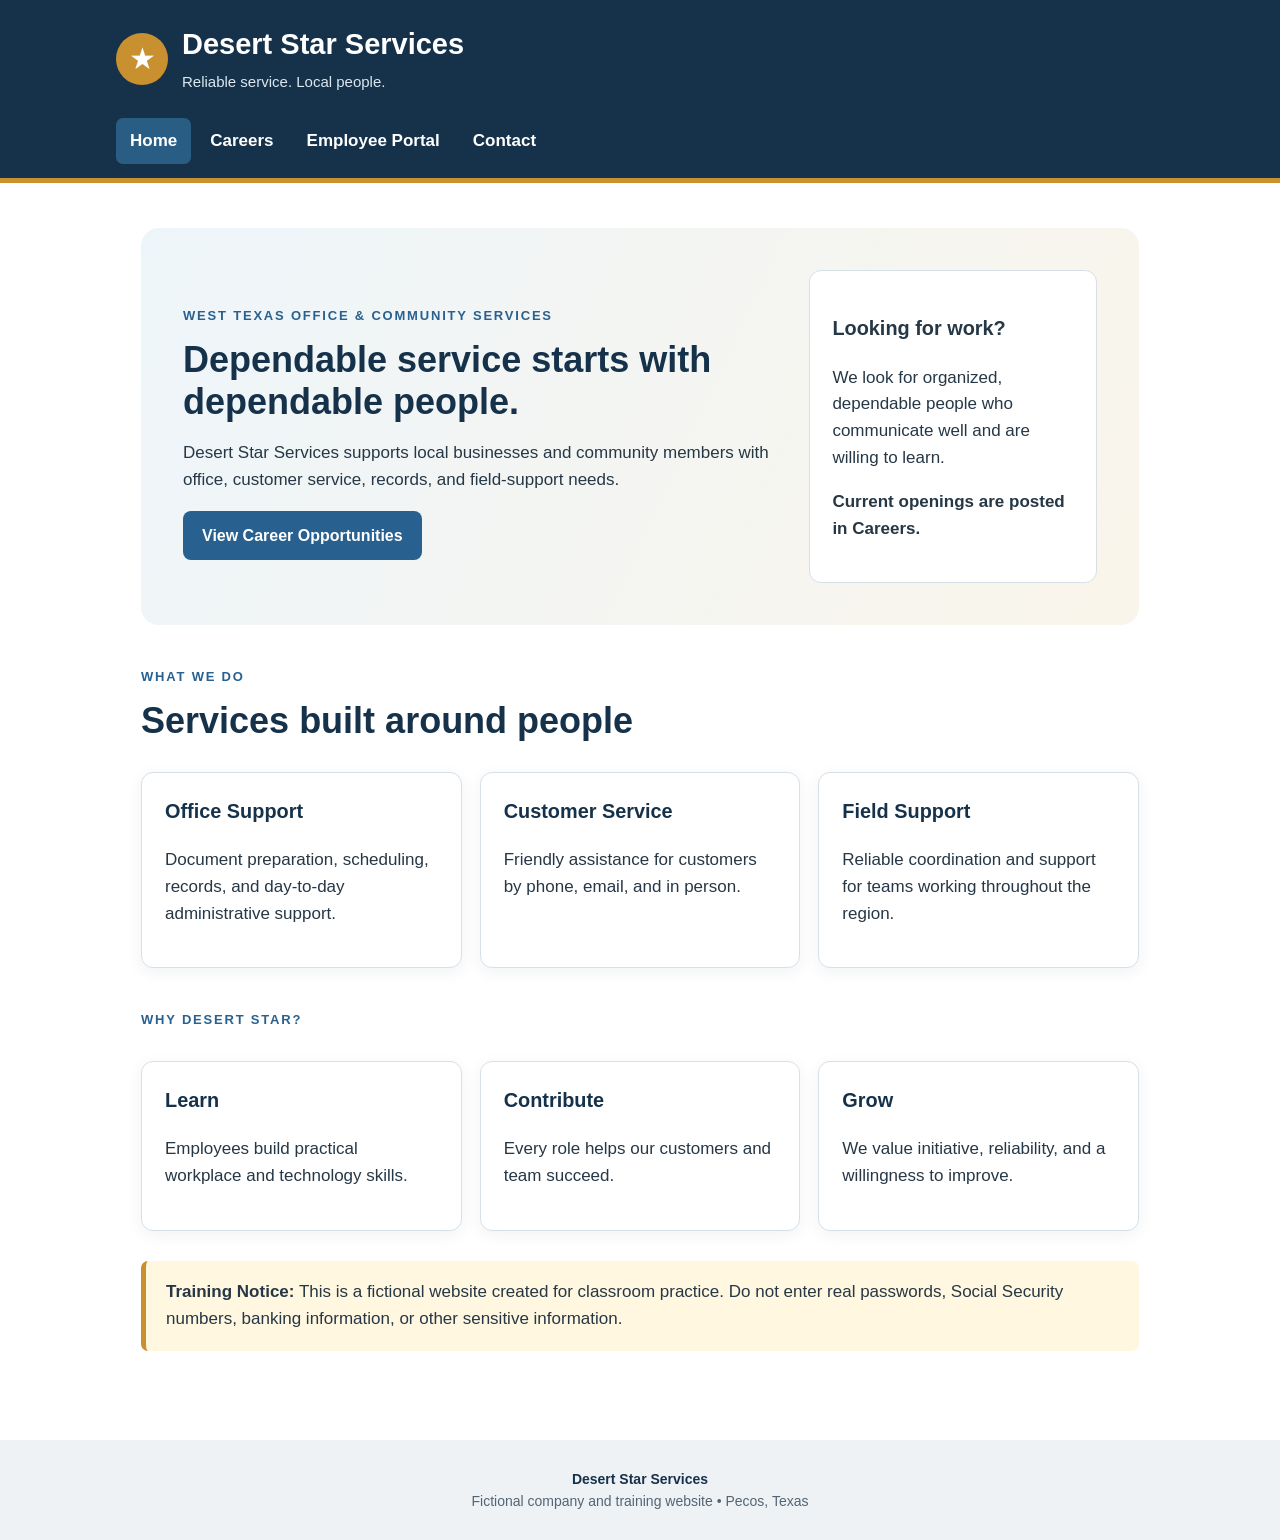
<file: index.html>
<!doctype html><html lang="en"><head><meta charset="utf-8"><meta name="viewport" content="width=device-width,initial-scale=1"><title>Home | Desert Star Services</title><link rel="stylesheet" href="styles.css"></head><body><header><div class="topbar"><div class="brand"><div class="logo">★</div><div><h1>Desert Star Services</h1><p>Reliable service. Local people.</p></div></div></div><nav><a class="active" href="index.html">Home</a><a href="careers.html">Careers</a><a href="portal.html">Employee Portal</a><a href="contact.html">Contact</a></nav></header><main><section class="hero"><div><p class="eyebrow">West Texas Office & Community Services</p><h2>Dependable service starts with dependable people.</h2><p>Desert Star Services supports local businesses and community members with office, customer service, records, and field-support needs.</p><a class="btn" href="careers.html">View Career Opportunities</a></div><div class="hero-card"><h3>Looking for work?</h3><p>We look for organized, dependable people who communicate well and are willing to learn.</p><p><strong>Current openings are posted in Careers.</strong></p></div></section><section class="section"><p class="eyebrow">What We Do</p><h2>Services built around people</h2><div class="grid"><article class="card"><h3>Office Support</h3><p>Document preparation, scheduling, records, and day-to-day administrative support.</p></article><article class="card"><h3>Customer Service</h3><p>Friendly assistance for customers by phone, email, and in person.</p></article><article class="card"><h3>Field Support</h3><p>Reliable coordination and support for teams working throughout the region.</p></article></div></section><section class="section"><p class="eyebrow">Why Desert Star?</p><div class="grid"><article class="card"><h3>Learn</h3><p>Employees build practical workplace and technology skills.</p></article><article class="card"><h3>Contribute</h3><p>Every role helps our customers and team succeed.</p></article><article class="card"><h3>Grow</h3><p>We value initiative, reliability, and a willingness to improve.</p></article></div></section><section class="notice"><strong>Training Notice:</strong> This is a fictional website created for classroom practice. Do not enter real passwords, Social Security numbers, banking information, or other sensitive information.</section></main><footer><strong>Desert Star Services</strong><br>Fictional company and training website • Pecos, Texas</footer></body></html>
</file>
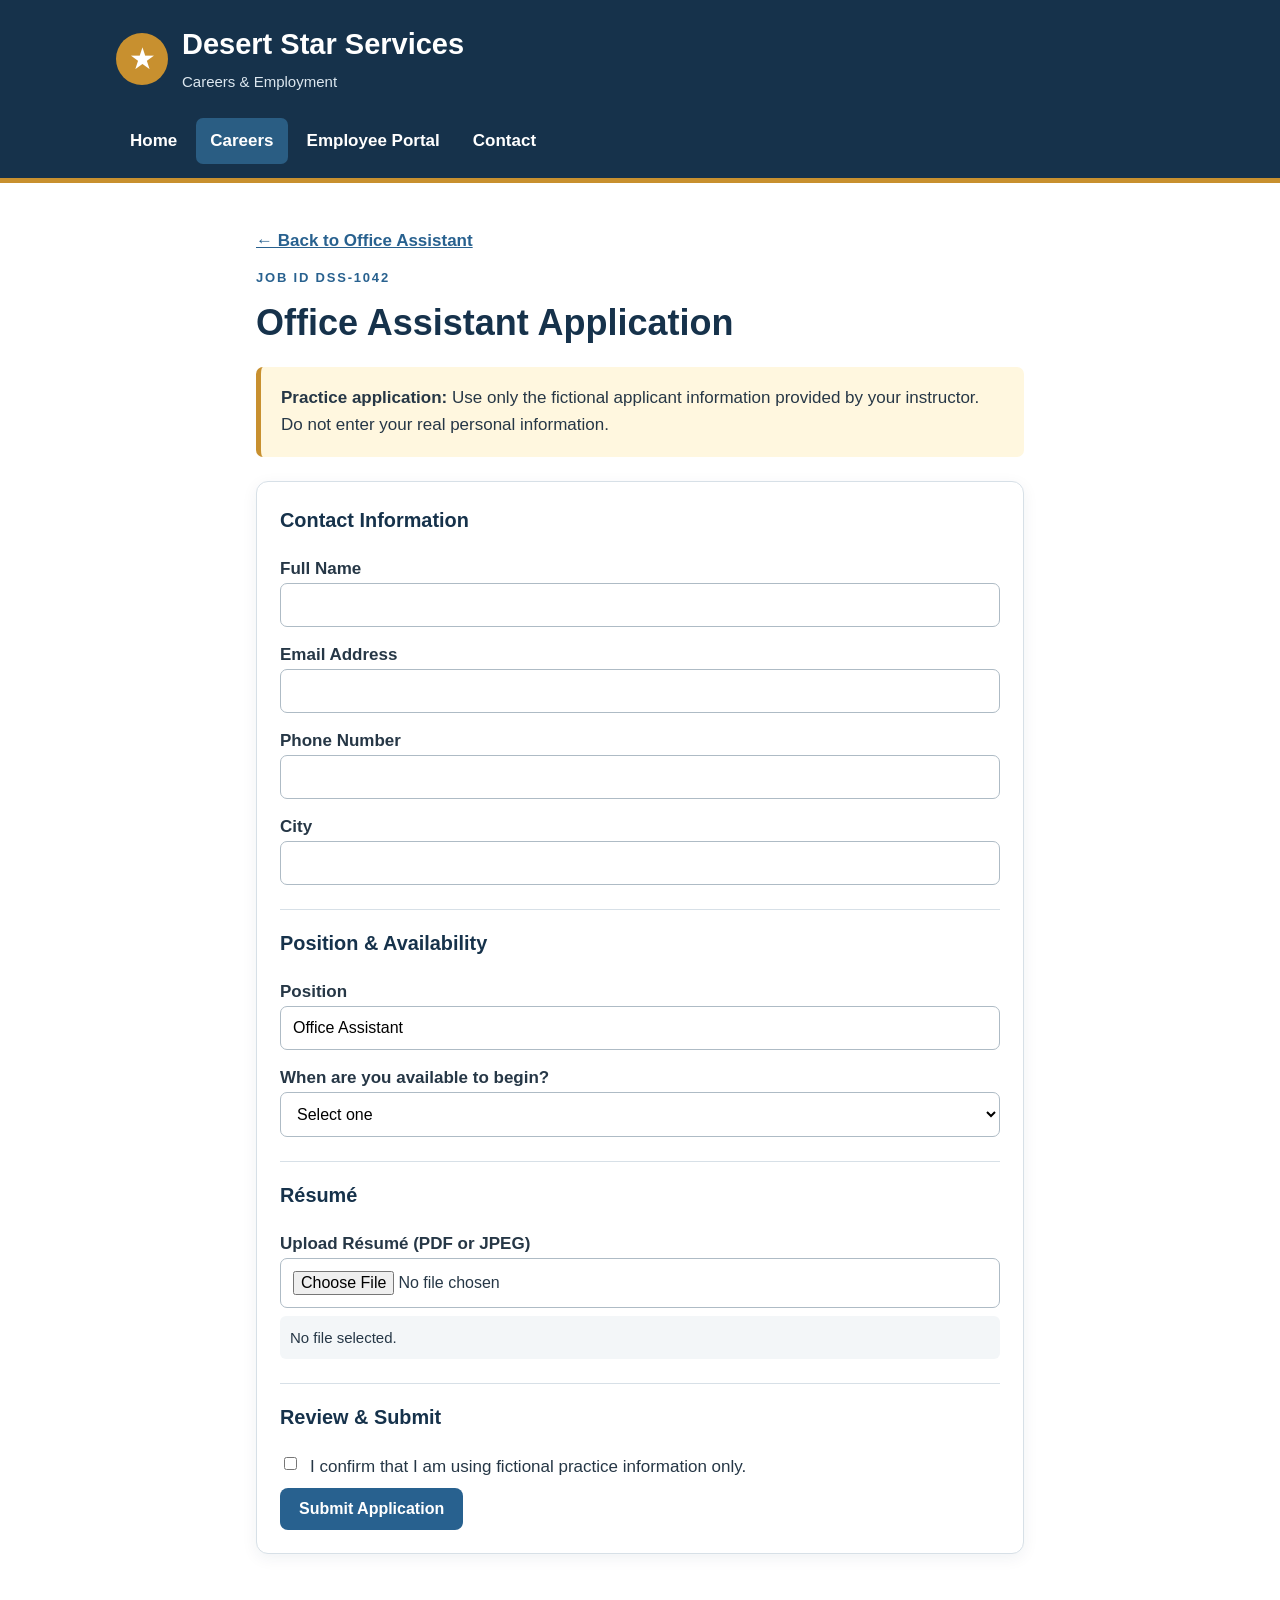
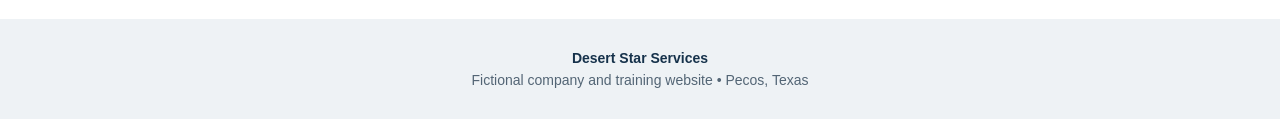
<file: apply.html>
<!doctype html><html lang="en"><head><meta charset="utf-8"><meta name="viewport" content="width=device-width,initial-scale=1"><title>Apply | Desert Star Services</title><link rel="stylesheet" href="styles.css"></head><body><header><div class="topbar"><div class="brand"><div class="logo">★</div><div><h1>Desert Star Services</h1><p>Careers & Employment</p></div></div></div><nav><a href="index.html">Home</a><a class="active" href="careers.html">Careers</a><a href="portal.html">Employee Portal</a><a href="contact.html">Contact</a></nav></header><main class="narrow"><a class="back" href="office-assistant.html">← Back to Office Assistant</a><p class="eyebrow">Job ID DSS-1042</p><h2>Office Assistant Application</h2><div class="notice"><strong>Practice application:</strong> Use only the fictional applicant information provided by your instructor. Do not enter your real personal information.</div><form id="app" class="panel"><section class="form-section"><h3>Contact Information</h3><label>Full Name<input type="text" required autocomplete="off"></label><label>Email Address<input type="email" required autocomplete="off"></label><label>Phone Number<input type="tel" required autocomplete="off"></label><label>City<input type="text" required autocomplete="off"></label></section><section class="form-section"><h3>Position & Availability</h3><label>Position<input type="text" value="Office Assistant" readonly></label><label>When are you available to begin?<select required><option value="">Select one</option><option>Immediately</option><option>Within 1 week</option><option>Within 2 weeks</option><option>Other</option></select></label></section><section class="form-section"><h3>Résumé</h3><label>Upload Résumé (PDF or JPEG)<input id="resume" type="file" accept=".pdf,.jpeg,.jpg,application/pdf,image/jpeg" required></label><div id="fileStatus" class="file-status">No file selected.</div></section><section class="form-section"><h3>Review & Submit</h3><label class="check"><input type="checkbox" required> I confirm that I am using fictional practice information only.</label><button class="btn" type="submit">Submit Application</button></section></form><section id="done" class="success hidden"><p class="eyebrow">Application Received</p><h2>Thank you for applying.</h2><p>Your practice application for the <strong>Office Assistant</strong> position has been completed.</p><p class="app-number">Confirmation: DSS-1042-7261</p><p>No information was transmitted or stored.</p><a class="btn" href="messages.html">Applicant Messages</a></section></main><script>const r=document.getElementById('resume'),s=document.getElementById('fileStatus');r.addEventListener('change',()=>{const f=r.files[0];s.textContent=f?'Selected file: '+f.name+' ✓':'No file selected.'});document.getElementById('app').addEventListener('submit',e=>{e.preventDefault();const f=r.files[0];if(!f||!(/\.(pdf|jpe?g)$/i.test(f.name))){alert('Please choose a PDF or JPEG résumé file before submitting.');return;}e.currentTarget.classList.add('hidden');document.getElementById('done').classList.remove('hidden');scrollTo({top:0,behavior:'smooth'});});</script><footer><strong>Desert Star Services</strong><br>Fictional company and training website • Pecos, Texas</footer></body></html>
</file>
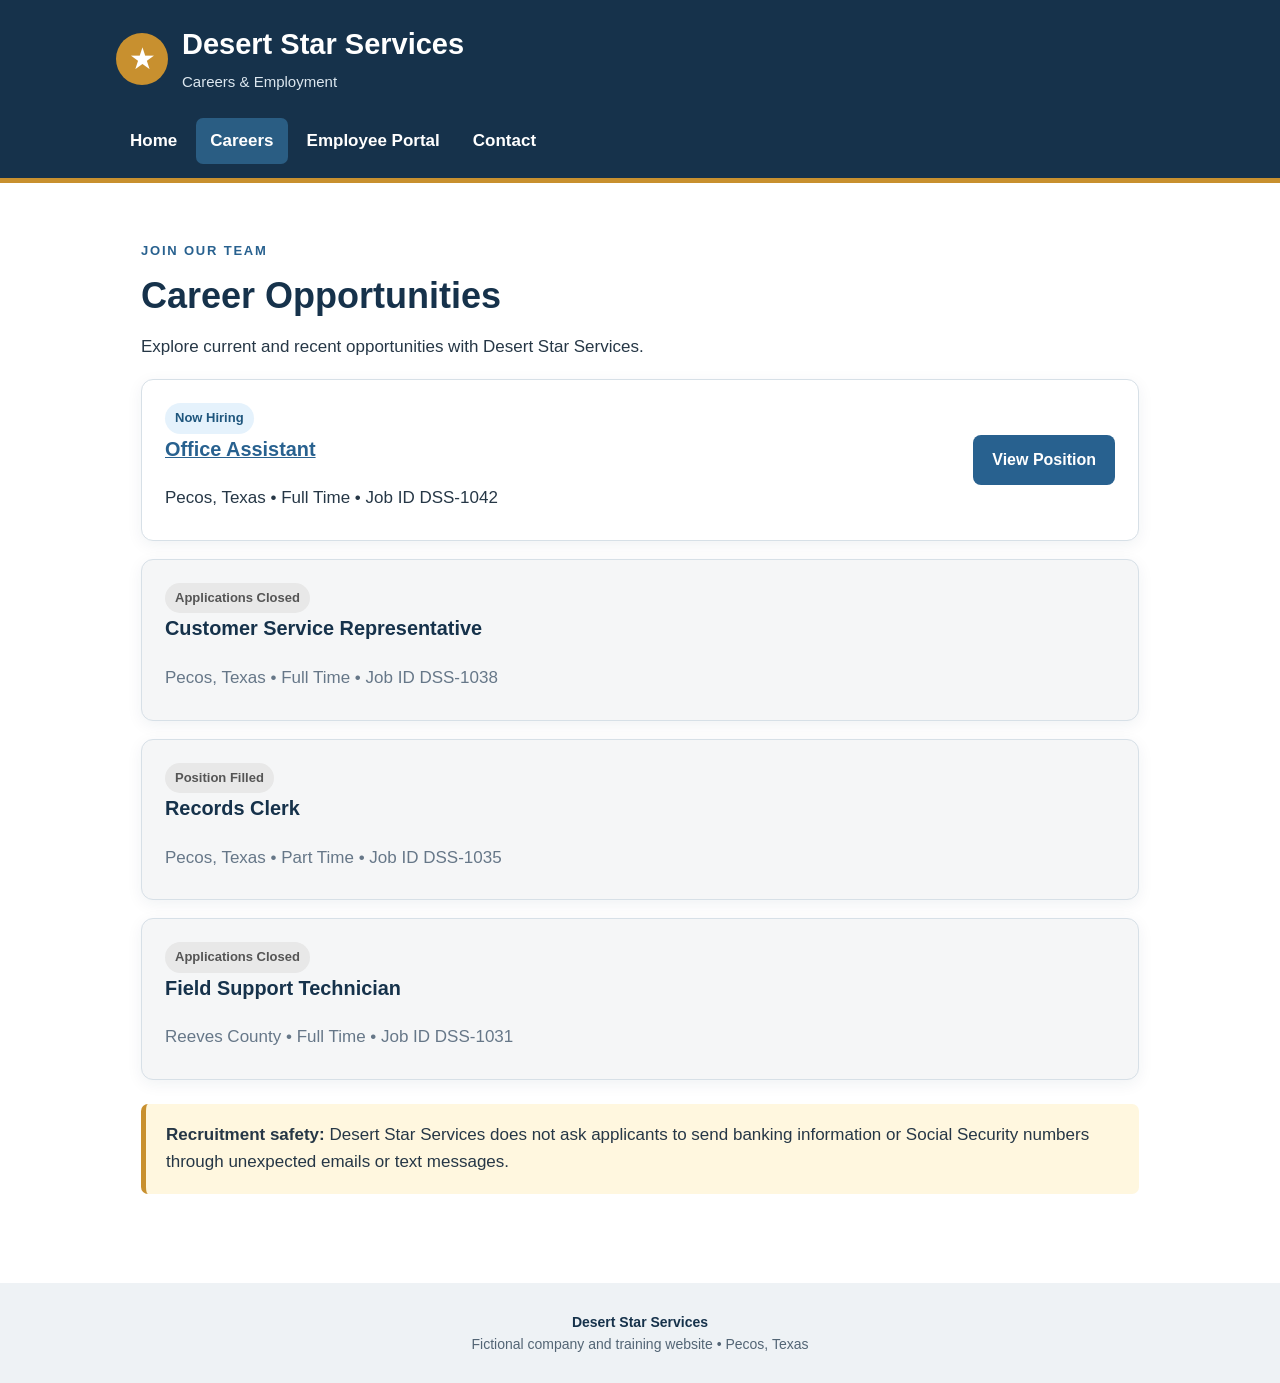
<file: careers.html>
<!doctype html><html lang="en"><head><meta charset="utf-8"><meta name="viewport" content="width=device-width,initial-scale=1"><title>Careers | Desert Star Services</title><link rel="stylesheet" href="styles.css"></head><body><header><div class="topbar"><div class="brand"><div class="logo">★</div><div><h1>Desert Star Services</h1><p>Careers & Employment</p></div></div></div><nav><a href="index.html">Home</a><a class="active" href="careers.html">Careers</a><a href="portal.html">Employee Portal</a><a href="contact.html">Contact</a></nav></header><main><p class="eyebrow">Join Our Team</p><h2>Career Opportunities</h2><p>Explore current and recent opportunities with Desert Star Services.</p><div class="job"><div><span class="tag">Now Hiring</span><h3><a href="office-assistant.html">Office Assistant</a></h3><p>Pecos, Texas • Full Time • Job ID DSS-1042</p></div><a class="btn" href="office-assistant.html">View Position</a></div><div class="job closed"><div><span class="tag closed">Applications Closed</span><h3>Customer Service Representative</h3><p>Pecos, Texas • Full Time • Job ID DSS-1038</p></div></div><div class="job closed"><div><span class="tag closed">Position Filled</span><h3>Records Clerk</h3><p>Pecos, Texas • Part Time • Job ID DSS-1035</p></div></div><div class="job closed"><div><span class="tag closed">Applications Closed</span><h3>Field Support Technician</h3><p>Reeves County • Full Time • Job ID DSS-1031</p></div></div><section class="notice"><strong>Recruitment safety:</strong> Desert Star Services does not ask applicants to send banking information or Social Security numbers through unexpected emails or text messages.</section></main><footer><strong>Desert Star Services</strong><br>Fictional company and training website • Pecos, Texas</footer></body></html>
</file>
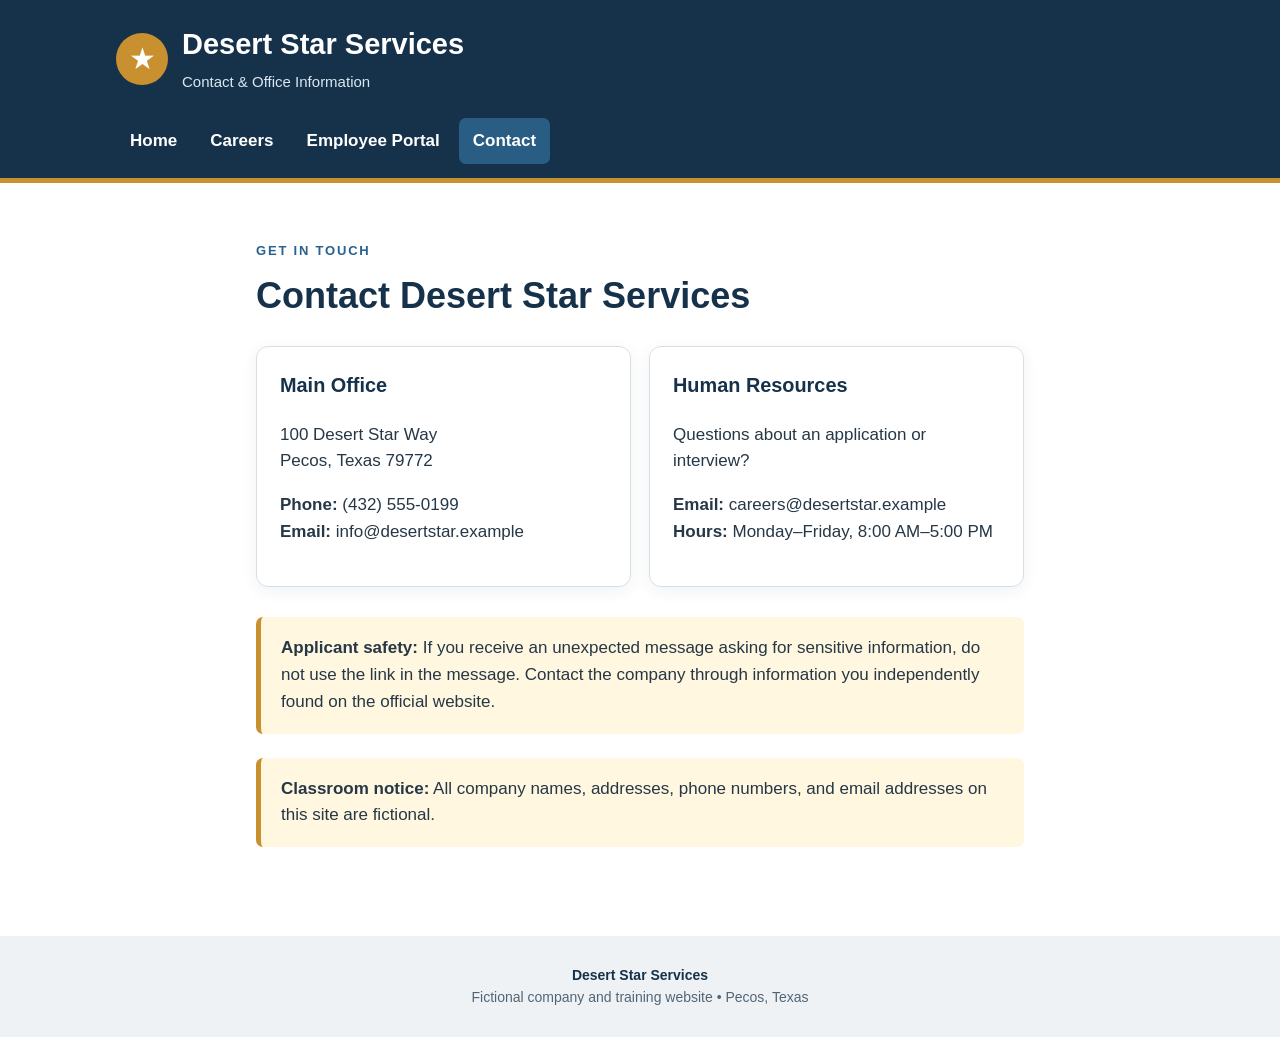
<file: contact.html>
<!doctype html><html lang="en"><head><meta charset="utf-8"><meta name="viewport" content="width=device-width,initial-scale=1"><title>Contact | Desert Star Services</title><link rel="stylesheet" href="styles.css"></head><body><header><div class="topbar"><div class="brand"><div class="logo">★</div><div><h1>Desert Star Services</h1><p>Contact & Office Information</p></div></div></div><nav><a href="index.html">Home</a><a href="careers.html">Careers</a><a href="portal.html">Employee Portal</a><a class="active" href="contact.html">Contact</a></nav></header><main class="narrow"><p class="eyebrow">Get in Touch</p><h2>Contact Desert Star Services</h2><div class="grid" style="grid-template-columns:1fr 1fr"><section class="card"><h3>Main Office</h3><p>100 Desert Star Way<br>Pecos, Texas 79772</p><p><strong>Phone:</strong> (432) 555-0199<br><strong>Email:</strong> info@desertstar.example</p></section><section class="card"><h3>Human Resources</h3><p>Questions about an application or interview?</p><p><strong>Email:</strong> careers@desertstar.example<br><strong>Hours:</strong> Monday–Friday, 8:00 AM–5:00 PM</p></section></div><section class="notice"><strong>Applicant safety:</strong> If you receive an unexpected message asking for sensitive information, do not use the link in the message. Contact the company through information you independently found on the official website.</section><section class="notice"><strong>Classroom notice:</strong> All company names, addresses, phone numbers, and email addresses on this site are fictional.</section></main><footer><strong>Desert Star Services</strong><br>Fictional company and training website • Pecos, Texas</footer></body></html>
</file>
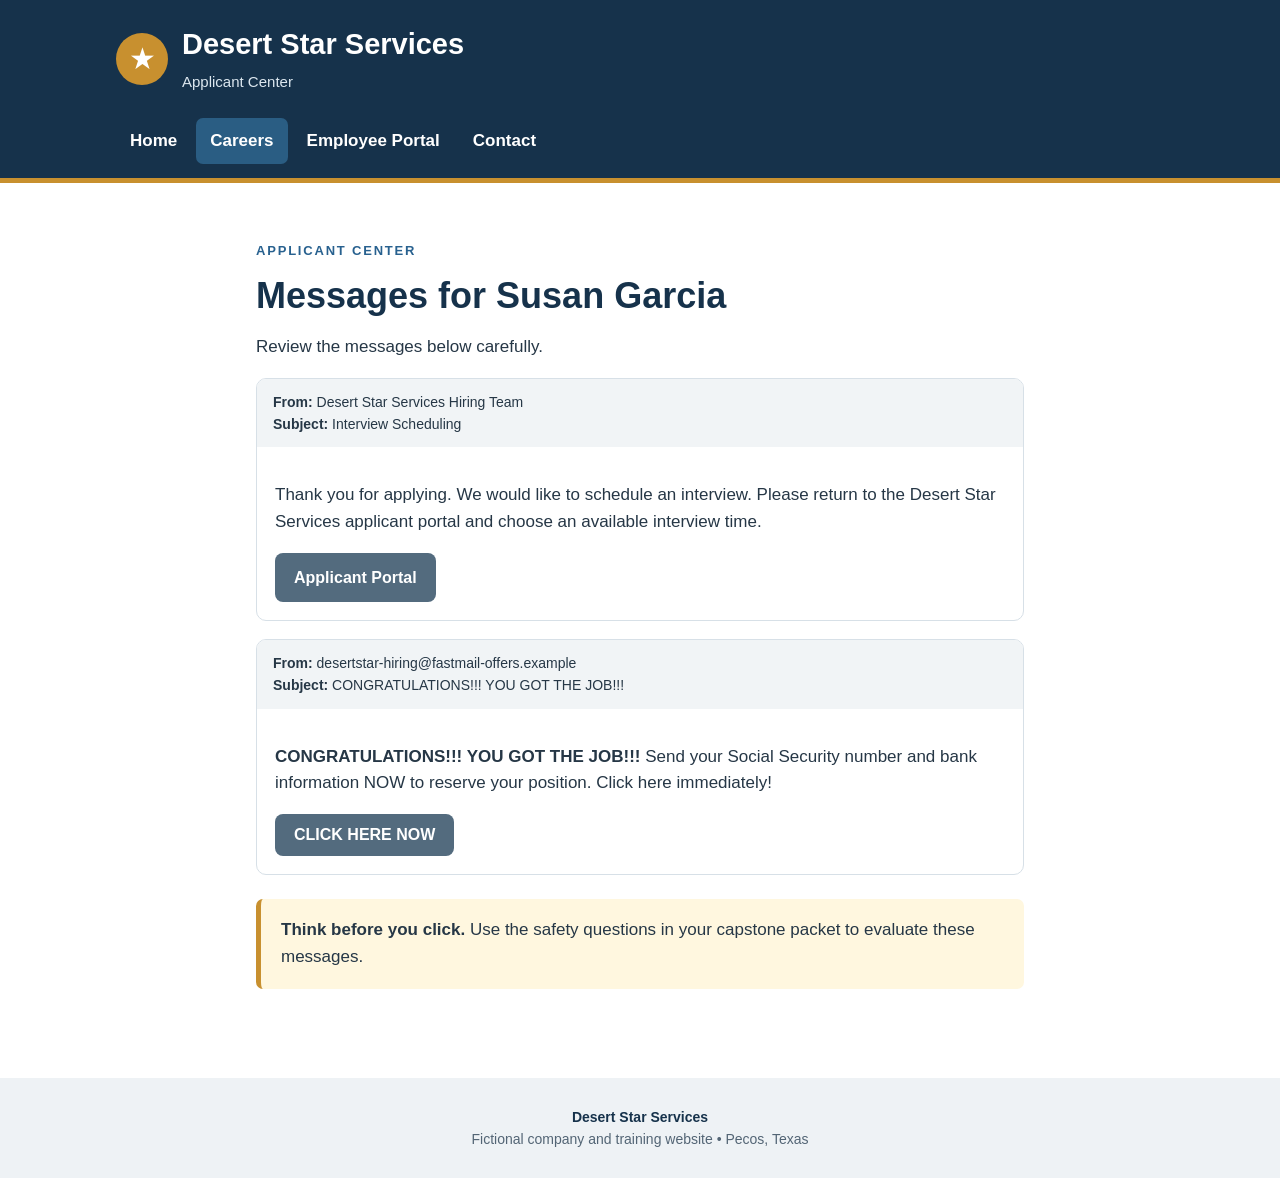
<file: messages.html>
<!doctype html><html lang="en"><head><meta charset="utf-8"><meta name="viewport" content="width=device-width,initial-scale=1"><title>Applicant Messages | Desert Star Services</title><link rel="stylesheet" href="styles.css"></head><body><header><div class="topbar"><div class="brand"><div class="logo">★</div><div><h1>Desert Star Services</h1><p>Applicant Center</p></div></div></div><nav><a href="index.html">Home</a><a class="active" href="careers.html">Careers</a><a href="portal.html">Employee Portal</a><a href="contact.html">Contact</a></nav></header><main class="narrow"><p class="eyebrow">Applicant Center</p><h2>Messages for Susan Garcia</h2><p>Review the messages below carefully.</p><div class="messages"><article class="message"><div class="message-head"><strong>From:</strong> Desert Star Services Hiring Team<br><strong>Subject:</strong> Interview Scheduling</div><div class="message-body"><p>Thank you for applying. We would like to schedule an interview. Please return to the Desert Star Services applicant portal and choose an available interview time.</p><a class="btn secondary" href="schedule.html">Applicant Portal</a></div></article><article class="message"><div class="message-head"><strong>From:</strong> desertstar-hiring@fastmail-offers.example<br><strong>Subject:</strong> CONGRATULATIONS!!! YOU GOT THE JOB!!!</div><div class="message-body"><p><strong>CONGRATULATIONS!!! YOU GOT THE JOB!!!</strong> Send your Social Security number and bank information NOW to reserve your position. Click here immediately!</p><button class="btn secondary" type="button" onclick="alert('Training simulation: This link has been disabled. Review the message before deciding whether it is safe.')">CLICK HERE NOW</button></div></article></div><section class="notice"><strong>Think before you click.</strong> Use the safety questions in your capstone packet to evaluate these messages.</section></main><footer><strong>Desert Star Services</strong><br>Fictional company and training website • Pecos, Texas</footer></body></html>
</file>
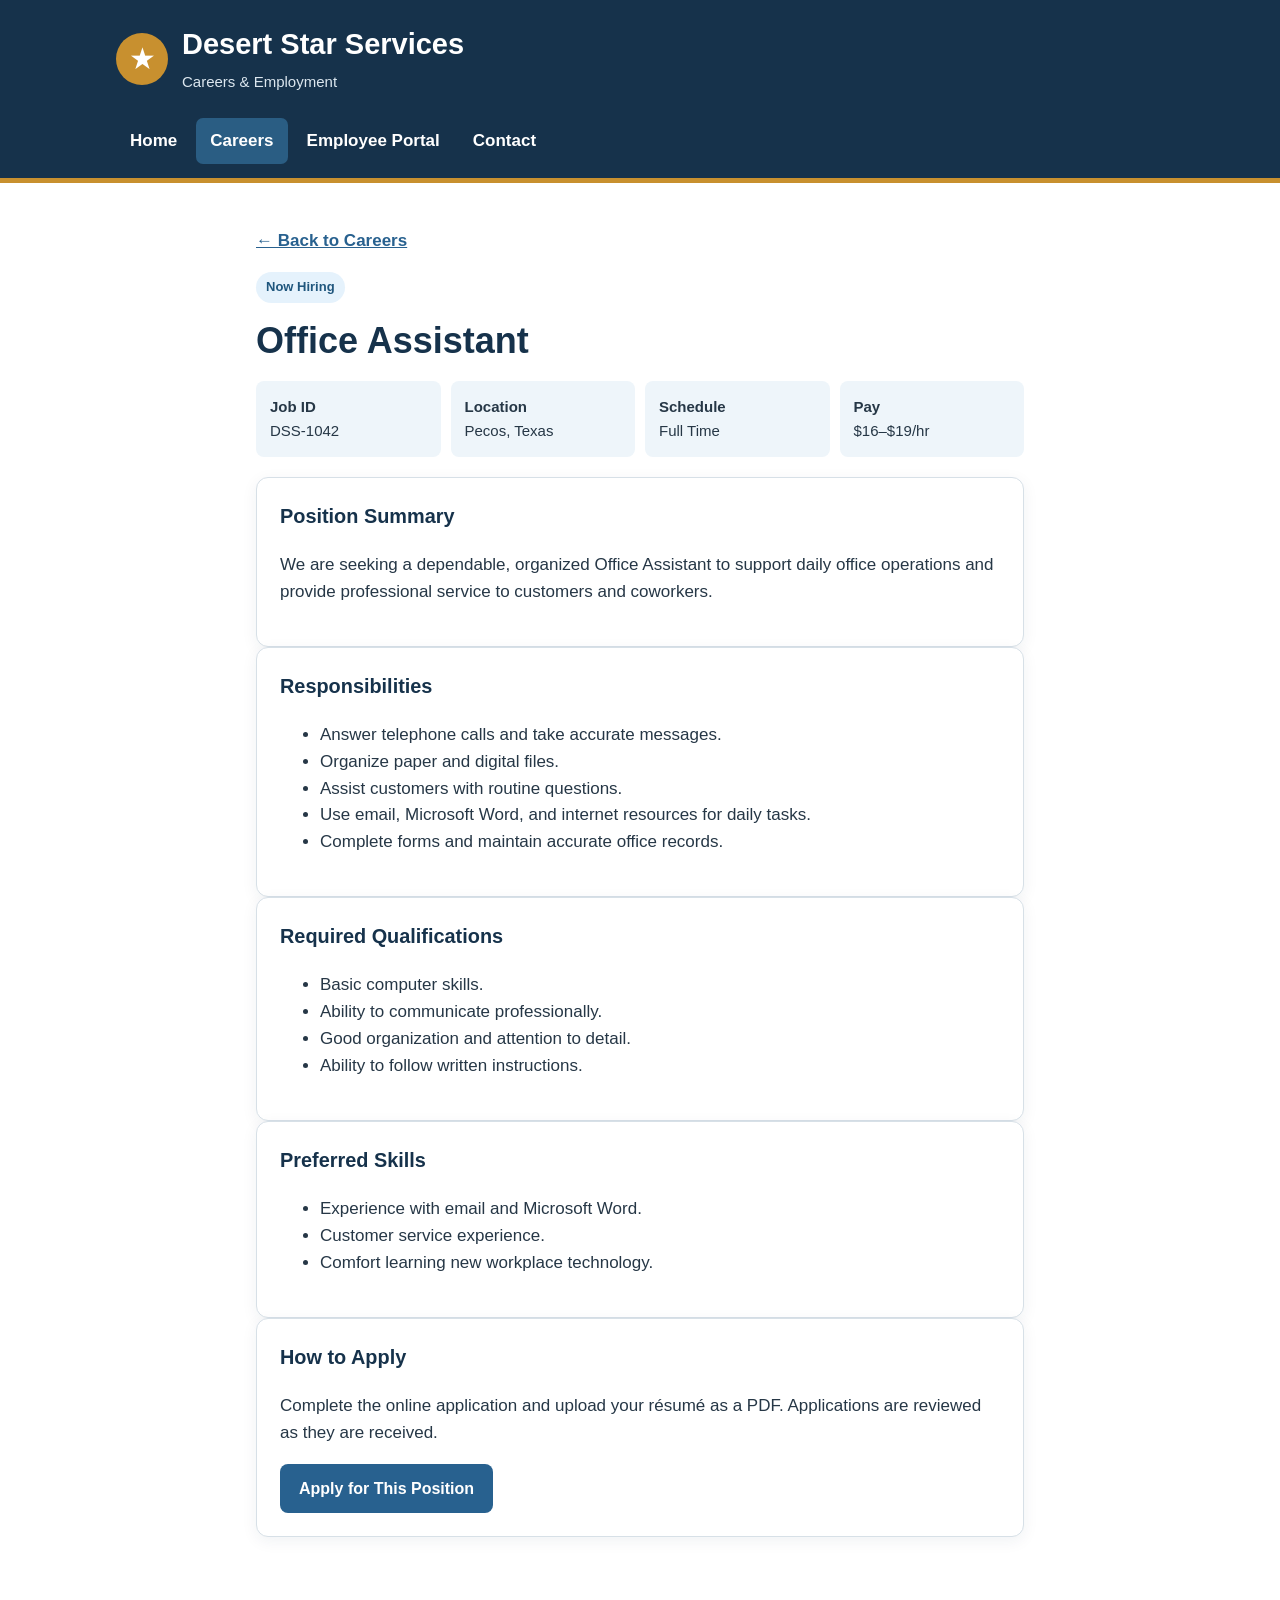
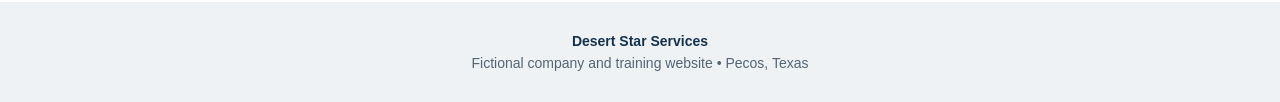
<file: office-assistant.html>
<!doctype html><html lang="en"><head><meta charset="utf-8"><meta name="viewport" content="width=device-width,initial-scale=1"><title>Office Assistant | Desert Star Services</title><link rel="stylesheet" href="styles.css"></head><body><header><div class="topbar"><div class="brand"><div class="logo">★</div><div><h1>Desert Star Services</h1><p>Careers & Employment</p></div></div></div><nav><a href="index.html">Home</a><a class="active" href="careers.html">Careers</a><a href="portal.html">Employee Portal</a><a href="contact.html">Contact</a></nav></header><main class="narrow"><a class="back" href="careers.html">← Back to Careers</a><p><span class="tag">Now Hiring</span></p><h2>Office Assistant</h2><div class="meta"><div><strong>Job ID</strong><br>DSS-1042</div><div><strong>Location</strong><br>Pecos, Texas</div><div><strong>Schedule</strong><br>Full Time</div><div><strong>Pay</strong><br>$16–$19/hr</div></div><section class="panel"><h3>Position Summary</h3><p>We are seeking a dependable, organized Office Assistant to support daily office operations and provide professional service to customers and coworkers.</p></section><section class="panel"><h3>Responsibilities</h3><ul><li>Answer telephone calls and take accurate messages.</li><li>Organize paper and digital files.</li><li>Assist customers with routine questions.</li><li>Use email, Microsoft Word, and internet resources for daily tasks.</li><li>Complete forms and maintain accurate office records.</li></ul></section><section class="panel"><h3>Required Qualifications</h3><ul><li>Basic computer skills.</li><li>Ability to communicate professionally.</li><li>Good organization and attention to detail.</li><li>Ability to follow written instructions.</li></ul></section><section class="panel"><h3>Preferred Skills</h3><ul><li>Experience with email and Microsoft Word.</li><li>Customer service experience.</li><li>Comfort learning new workplace technology.</li></ul></section><section class="panel"><h3>How to Apply</h3><p>Complete the online application and upload your résumé as a PDF. Applications are reviewed as they are received.</p><a class="btn" href="apply.html">Apply for This Position</a></section></main><footer><strong>Desert Star Services</strong><br>Fictional company and training website • Pecos, Texas</footer></body></html>
</file>
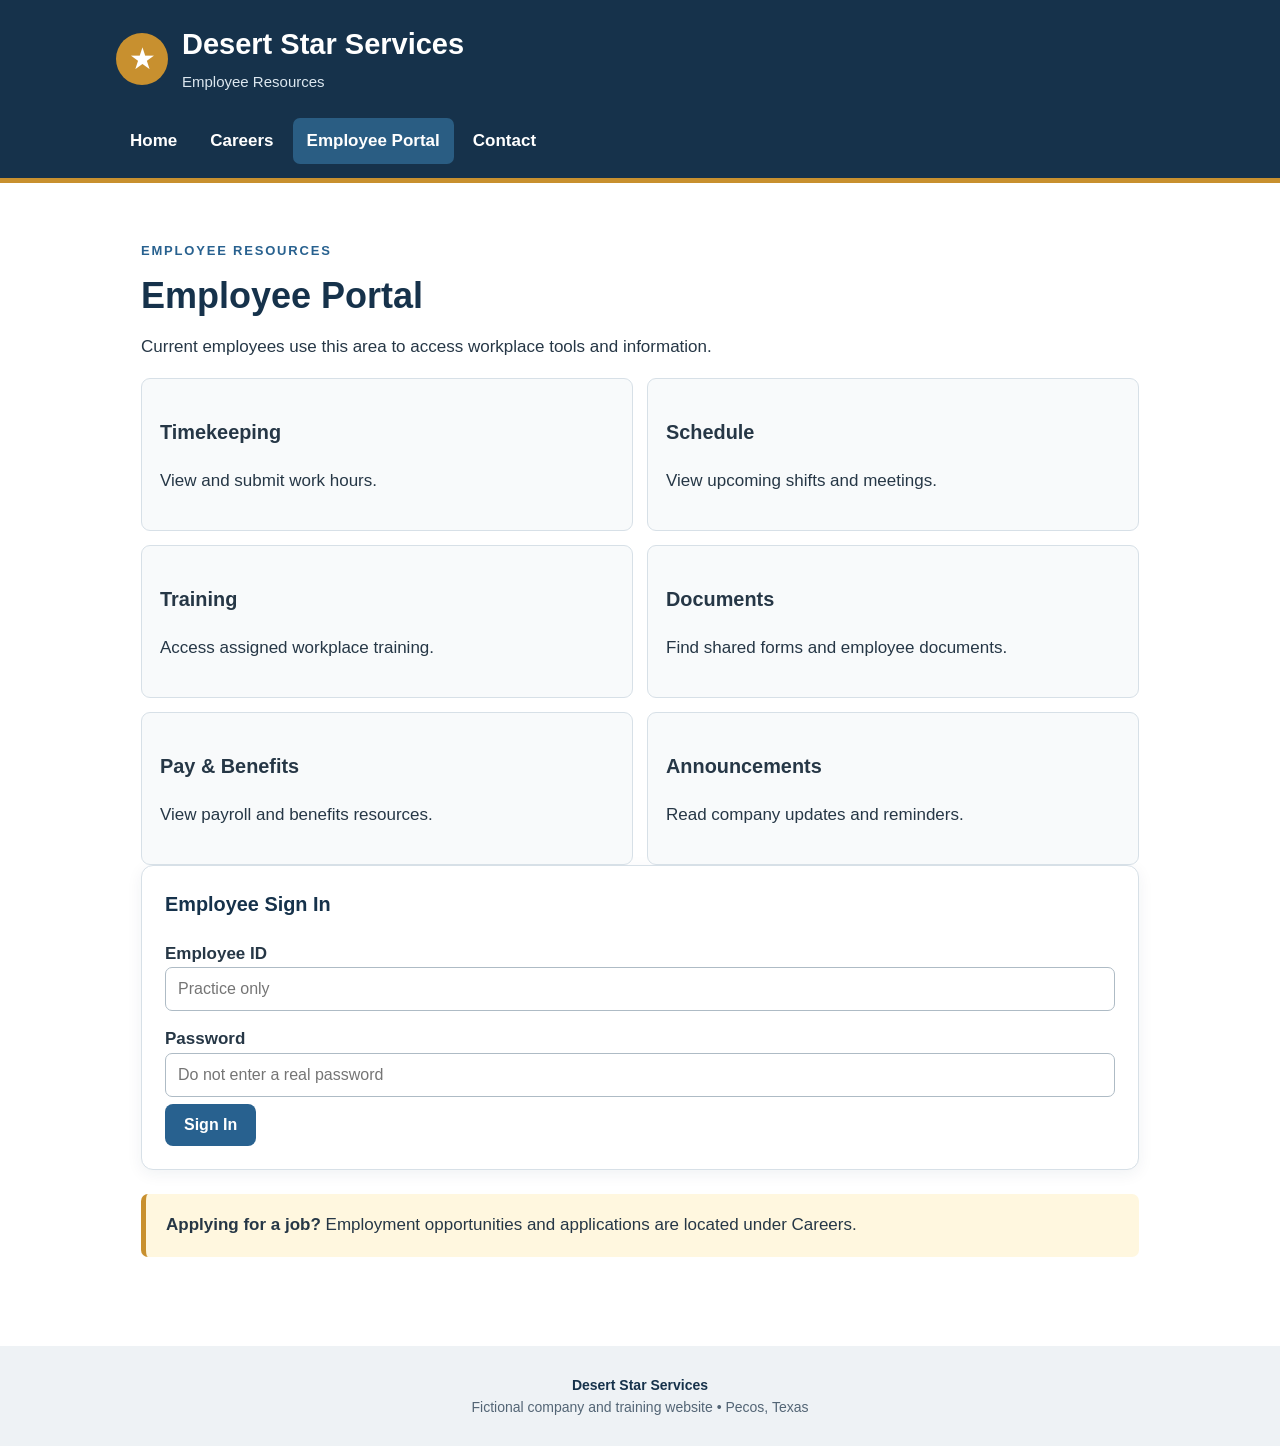
<file: portal.html>
<!doctype html><html lang="en"><head><meta charset="utf-8"><meta name="viewport" content="width=device-width,initial-scale=1"><title>Employee Portal | Desert Star Services</title><link rel="stylesheet" href="styles.css"></head><body><header><div class="topbar"><div class="brand"><div class="logo">★</div><div><h1>Desert Star Services</h1><p>Employee Resources</p></div></div></div><nav><a href="index.html">Home</a><a href="careers.html">Careers</a><a class="active" href="portal.html">Employee Portal</a><a href="contact.html">Contact</a></nav></header><main><p class="eyebrow">Employee Resources</p><h2>Employee Portal</h2><p>Current employees use this area to access workplace tools and information.</p><div class="portal-grid"><div class="portal-tile"><h3>Timekeeping</h3><p>View and submit work hours.</p></div><div class="portal-tile"><h3>Schedule</h3><p>View upcoming shifts and meetings.</p></div><div class="portal-tile"><h3>Training</h3><p>Access assigned workplace training.</p></div><div class="portal-tile"><h3>Documents</h3><p>Find shared forms and employee documents.</p></div><div class="portal-tile"><h3>Pay & Benefits</h3><p>View payroll and benefits resources.</p></div><div class="portal-tile"><h3>Announcements</h3><p>Read company updates and reminders.</p></div></div><section class="panel"><h3>Employee Sign In</h3><label>Employee ID<input type="text" placeholder="Practice only"></label><label>Password<input type="password" placeholder="Do not enter a real password"></label><button class="btn" type="button" onclick="alert('This is a practice portal. No employee login is required for the capstone.')">Sign In</button></section><section class="notice"><strong>Applying for a job?</strong> Employment opportunities and applications are located under Careers.</section></main><footer><strong>Desert Star Services</strong><br>Fictional company and training website • Pecos, Texas</footer></body></html>
</file>
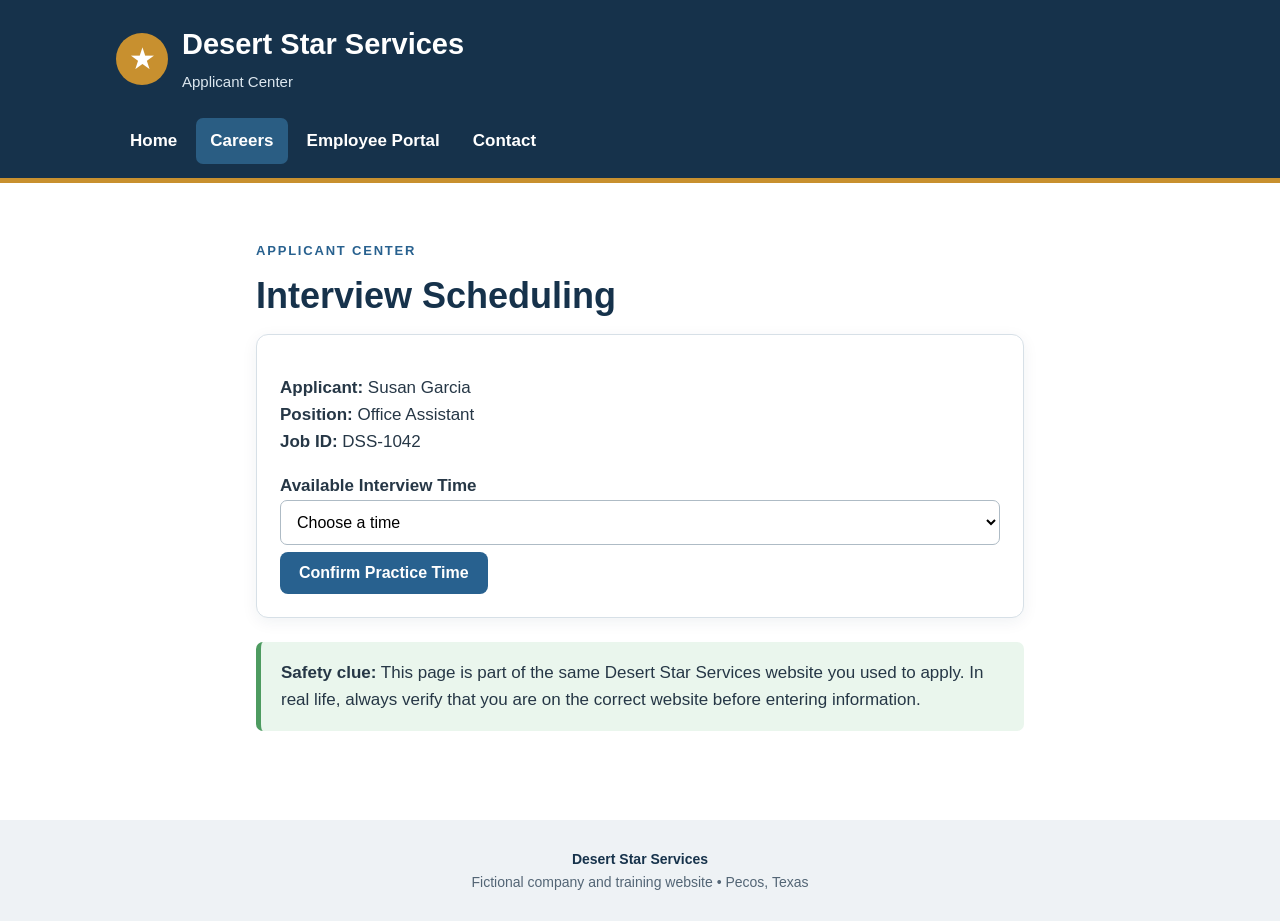
<file: schedule.html>
<!doctype html><html lang="en"><head><meta charset="utf-8"><meta name="viewport" content="width=device-width,initial-scale=1"><title>Interview Scheduling | Desert Star Services</title><link rel="stylesheet" href="styles.css"></head><body><header><div class="topbar"><div class="brand"><div class="logo">★</div><div><h1>Desert Star Services</h1><p>Applicant Center</p></div></div></div><nav><a href="index.html">Home</a><a class="active" href="careers.html">Careers</a><a href="portal.html">Employee Portal</a><a href="contact.html">Contact</a></nav></header><main class="narrow"><p class="eyebrow">Applicant Center</p><h2>Interview Scheduling</h2><section class="panel"><p><strong>Applicant:</strong> Susan Garcia<br><strong>Position:</strong> Office Assistant<br><strong>Job ID:</strong> DSS-1042</p><label>Available Interview Time<select id="time"><option value="">Choose a time</option><option>Tuesday — 9:00 AM</option><option>Tuesday — 1:30 PM</option><option>Wednesday — 10:30 AM</option><option>Thursday — 2:00 PM</option></select></label><button class="btn" onclick="if(document.getElementById('time').value) alert('Practice interview time selected: '+document.getElementById('time').value); else alert('Choose an interview time first.')">Confirm Practice Time</button></section><div class="notice safe"><strong>Safety clue:</strong> This page is part of the same Desert Star Services website you used to apply. In real life, always verify that you are on the correct website before entering information.</div></main><footer><strong>Desert Star Services</strong><br>Fictional company and training website • Pecos, Texas</footer></body></html>
</file>
<file: styles.css>
:root{--navy:#16324b;--blue:#28618f;--gold:#c8902f;--ink:#263746;--muted:#667788;--line:#d7e0e7;--pale:#eef5fa;--sand:#faf5eb;--green:#eaf6ed;--red:#8b2f2f}*{box-sizing:border-box}body{margin:0;font-family:Arial,Helvetica,sans-serif;color:var(--ink);line-height:1.58;background:#fff;font-size:17px}a{color:var(--blue)}header{background:var(--navy);color:#fff;border-bottom:5px solid var(--gold)}.topbar{max-width:1100px;margin:auto;padding:22px 26px}.brand{display:flex;align-items:center;gap:14px}.logo{width:52px;height:52px;border-radius:50%;background:var(--gold);display:grid;place-items:center;font-size:30px}.brand h1{margin:0;font-size:29px}.brand p{margin:2px 0;color:#dce7ef;font-size:15px}nav{max-width:1100px;margin:auto;display:flex;gap:5px;flex-wrap:wrap;padding:0 26px 14px}nav a{color:#fff;text-decoration:none;font-weight:700;padding:10px 14px;border-radius:7px}nav a:hover,nav a:focus,nav a.active{background:#2a5d83;outline:none}main{max-width:1050px;margin:auto;padding:45px 26px 65px}.narrow{max-width:820px}.hero{background:linear-gradient(115deg,#eef5fa,#faf5eb);border-radius:18px;padding:42px;display:grid;grid-template-columns:1.55fr .75fr;gap:32px;align-items:center}.hero h2,h2{color:var(--navy);font-size:36px;line-height:1.15;margin:.25em 0 .5em}.hero-card{background:white;border:1px solid var(--line);border-radius:12px;padding:22px}.eyebrow{font-size:13px;font-weight:800;letter-spacing:1.8px;color:var(--blue);text-transform:uppercase}.btn{display:inline-block;background:var(--blue);color:#fff!important;text-decoration:none;border:0;border-radius:8px;padding:12px 19px;font-size:16px;font-weight:700;cursor:pointer}.btn:hover,.btn:focus{filter:brightness(.92);outline:3px solid #9dc8ea;outline-offset:2px}.btn.secondary{background:#536b7e}.grid{display:grid;grid-template-columns:repeat(3,1fr);gap:18px;margin:30px 0}.card,.panel,.job{border:1px solid var(--line);border-radius:12px;padding:23px;background:#fff;box-shadow:0 4px 16px #16324b10}.card h3,.panel h3,.job h3{color:var(--navy);margin-top:0}.section{margin-top:42px}.job{display:flex;justify-content:space-between;gap:20px;align-items:center;margin:18px 0}.job p{margin:.3em 0}.job.closed{background:#f5f6f7;color:var(--muted)}.tag{display:inline-block;background:#e5f2fc;color:#1f567d;border-radius:20px;padding:5px 10px;font-size:13px;font-weight:800}.tag.closed{background:#e8e8e8;color:#555}.meta{display:grid;grid-template-columns:repeat(4,1fr);gap:10px;margin:20px 0}.meta div{background:var(--pale);padding:14px;border-radius:8px;font-size:15px}.notice{padding:18px 20px;background:#fff7df;border-left:5px solid var(--gold);border-radius:7px;margin:24px 0}.safe{background:var(--green);border-left-color:#4d9b60}.back{font-weight:700}.form-section{border-top:1px solid var(--line);padding-top:18px;margin-top:24px}.form-section:first-child{border-top:0;margin-top:0;padding-top:0}label{display:block;font-weight:700;margin:15px 0 7px}input,select,textarea{width:100%;padding:12px;border:1px solid #aebbc5;border-radius:7px;font-size:16px;font-family:inherit;background:white}input[type=checkbox]{width:auto}.check{font-weight:400;display:flex;gap:10px;align-items:flex-start}.file-status{margin-top:8px;padding:10px;background:#f3f6f8;border-radius:6px;font-size:15px}.success{background:var(--green);border:1px solid #add6b7;border-radius:12px;padding:26px}.app-number{font-size:20px;font-weight:800;color:var(--navy)}.messages{display:grid;gap:18px}.message{border:1px solid var(--line);border-radius:10px;overflow:hidden}.message-head{background:#f1f4f6;padding:12px 16px;font-size:14px}.message-body{padding:18px}.portal-grid{display:grid;grid-template-columns:repeat(2,1fr);gap:14px}.portal-tile{border:1px solid var(--line);border-radius:9px;padding:18px;background:#f8fafb}.hidden{display:none}footer{background:#eef2f5;color:#536575;padding:28px;text-align:center;font-size:14px}footer strong{color:var(--navy)}@media(max-width:760px){body{font-size:16px}.hero,.grid,.meta,.portal-grid{grid-template-columns:1fr}.hero{padding:28px}.hero h2,h2{font-size:30px}.job{flex-direction:column;align-items:flex-start}}
</file>
